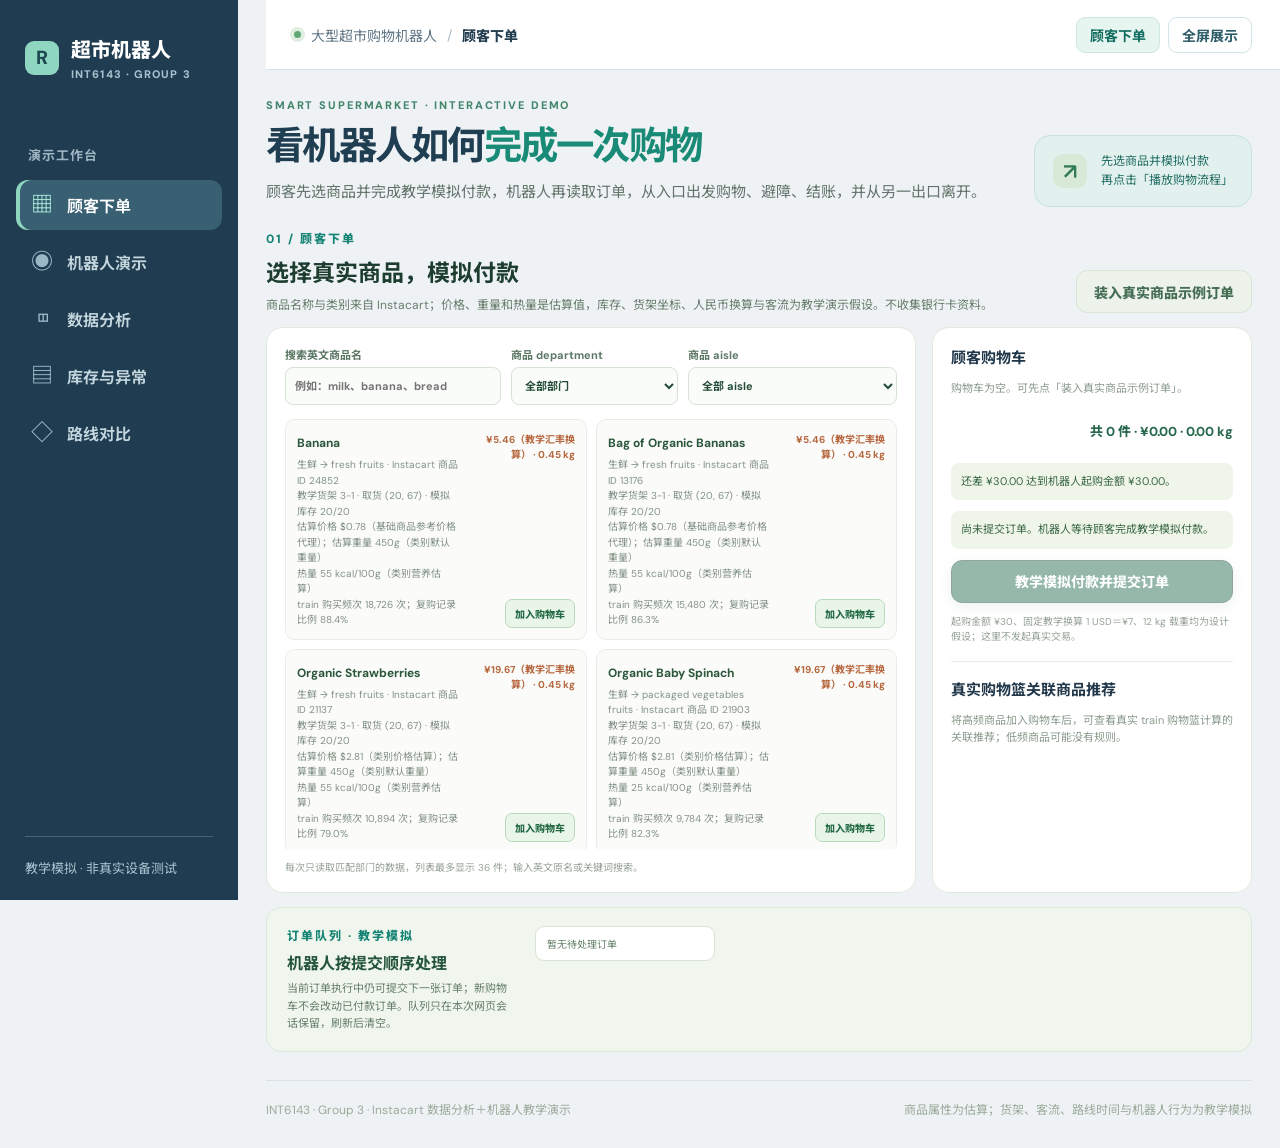
<file: index.html>
<!doctype html>
<html lang="zh-CN">
  <head>
    <meta charset="utf-8" />
    <script>
      // 教学演示展示至北京时间 2026-12-31 23:59:59。
      if (Date.now() >= Date.parse('2026-12-31T16:00:00Z')) {
        window.location.replace('./expired.html');
      }
      if (location.protocol === 'file:') {
        addEventListener('DOMContentLoaded', () => {
          const catalogue = document.getElementById('catalogue');
          if (catalogue) catalogue.innerHTML = '<p class="empty-note">请不要直接双击 index.html：浏览器会拦截本地商品数据。请双击同一文件夹中的「打开超市演示.command」，或 <a href="https://joe-8899.github.io/int6143-supermarket-robot/">打开在线演示</a>。</p>';
        });
      }
    </script>
    <meta name="viewport" content="width=device-width, initial-scale=1" />
    <meta name="theme-color" content="#f5f4ee" />
    <meta name="description" content="INT6143 Group 3：真实 Instacart 订单数据分析与超市购物机器人教学演示。" />
    <title>INT6143 Smart Supermarket Robot · Data Mining & Intelligent Navigation System</title>
    <link rel="stylesheet" href="./style.css" />
    <link rel="stylesheet" href="./ui.css" />
    <link rel="icon" href="./favicon.svg" type="image/svg+xml" />
    <script type="importmap">{"imports":{"three":"./vendor/three.module.js","three/addons/controls/OrbitControls.js":"./vendor/OrbitControls.js"}}</script>
    <script defer src="./layout.js"></script>
    <script type="module" src="./app.js?v=20261122-dynamic"></script>
  </head>
  <body>
    <div class="app-shell">
      <aside class="app-navigation" aria-label="演示导航">
        <div class="navigation-brand"><span class="brand-mark" aria-hidden="true">R</span><span>超市机器人<small>INT6143 · GROUP 3</small></span></div>
        <p class="navigation-label">演示工作台</p>
        <nav class="view-navigation" aria-label="主要页面">
          <button type="button" data-view="order"><span aria-hidden="true">▦</span>顾客下单</button>
          <button type="button" data-view="robot"><span aria-hidden="true">◉</span>机器人演示</button>
          <button type="button" data-view="data"><span aria-hidden="true">◫</span>数据分析</button>
          <button type="button" data-view="operations"><span aria-hidden="true">▤</span>库存与异常</button>
          <button type="button" data-view="comparison"><span aria-hidden="true">◇</span>路线对比</button>
        </nav>
        <div class="navigation-foot">教学模拟 · 非真实设备测试</div>
      </aside>
      <header class="masthead">
        <div class="header-location"><span class="status-dot"></span><span>大型超市购物机器人</span><span class="header-divider">/</span><strong id="activeViewTitle">机器人演示</strong></div>
        <div class="masthead-right"><button id="headerOrderBtn" class="header-action" type="button">顾客下单</button><button id="fullscreenBtn" class="header-action" type="button">全屏展示</button></div>
      </header>

      <main id="appMain">
        <section class="intro" aria-labelledby="page-title">
          <div>
            <p class="eyebrow">SMART SUPERMARKET · INTERACTIVE DEMO</p>
            <h1 id="page-title">看机器人如何<span>完成一次购物</span></h1>
            <p class="intro-copy">顾客先选商品并完成教学模拟付款，机器人再读取订单，从入口出发购物、避障、结账，并从另一出口离开。</p>
          </div>
          <div class="intro-note"><span class="intro-note-icon">↗</span><span>先选商品并模拟付款<br />再点击「播放购物流程」</span></div>
        </section>

        <section class="order-section" aria-labelledby="order-title">
          <div class="order-head"><div><p class="section-kicker">01 / 顾客下单</p><h2 id="order-title">选择真实商品，模拟付款</h2><p>商品名称与类别来自 Instacart；价格、重量和热量是估算值，库存、货架坐标、人民币换算与客流为教学演示假设。不收集银行卡资料。</p></div><button id="demoOrderBtn" class="secondary-btn" type="button">装入真实商品示例订单</button></div>
          <div class="order-grid"><div class="order-panel"><div class="catalog-filters"><label>搜索英文商品名<input id="productSearch" type="search" placeholder="例如：milk、banana、bread" /></label><label>商品 department<select id="categoryFilter"></select></label><label>商品 aisle<select id="subcategoryFilter"></select></label></div><div id="catalogue" class="catalogue"></div><p class="assumption">每次只读取匹配部门的数据，列表最多显示 36 件；输入英文原名或关键词搜索。</p></div>
          <div class="order-panel cart-panel"><h3>顾客购物车</h3><div id="cartList"></div><div id="cartSummary" class="cart-summary"></div><p id="minimumNotice" class="order-message" role="status"></p><p id="orderMessage" class="order-message" role="status">尚未提交订单。机器人等待顾客完成教学模拟付款。</p><button id="submitOrderBtn" type="button" class="primary-btn order-submit">教学模拟付款并提交订单</button><p class="assumption">起购金额 ¥30、固定教学换算 1 USD＝¥7、12 kg 载重均为设计假设；这里不发起真实交易。</p><div class="recommend-box"><h3>真实购物篮关联商品推荐</h3><div id="recommendations"></div></div></div></div>
          <div class="queue-panel"><div><p class="section-kicker">订单队列 · 教学模拟</p><h3>机器人按提交顺序处理</h3><p>当前订单执行中仍可提交下一张订单；新购物车不会改动已付款订单。队列只在本次网页会话保留，刷新后清空。</p></div><ol id="orderQueue" aria-live="polite"></ol></div>
        </section>

        <section class="inventory-panel" aria-label="库存预警与人工补货"><div><p class="section-kicker">库存管理 · 教学模拟</p><h2>低于 10% 自动预警，员工确认补货</h2><p>每种商品货架容量假设为 20 件；库存 1 件是 5%，0 件提前提示缺货。系统发出提醒，员工点击后才更新库存。</p></div><div id="inventoryAlerts" class="inventory-alerts" aria-live="polite"></div></section>

        <section id="researchDashboard" class="research-dashboard" aria-label="真实数据分析仪表盘"><p>正在读取真实数据分析结果…</p></section>
        <section class="analytics-grid" aria-label="数据与教学模拟"><div class="info-card"><p class="section-kicker">02 / 分时段客流模拟</p><h2>哪个货架附近更拥挤？</h2><label class="time-select">选择工作日时段 <select id="timeSlot"></select></label><p id="crowdSummary" class="card-subcopy"></p><div id="crowdTable" class="crowd-table"></div><p class="assumption">热力颜色与人数由 18 个货架教学样本计算，同步显示在 3D 场景。Instacart 订单时段不能当作真实店内客流。</p></div><div class="info-card"><p class="section-kicker">03 / 共购与陈列</p><h2>真实购物篮关联分析</h2><p id="miningMethod" class="card-subcopy"></p><div id="ruleTable" class="rule-table"></div><h3>相邻陈列建议</h3><div id="shelfSuggestions"></div></div></section>

        <section class="workspace" aria-label="机器人购物演示">
          <div class="map-column">
            <div class="panel-head">
              <div><p class="section-kicker">04 / 3D 超市场景</p><h2>购物路线实时演示</h2></div>
              <div class="scenario-switch" role="group" aria-label="人流场景">
                <button id="normalBtn" type="button" class="scenario-btn" aria-pressed="true">普通人流</button>
                <button id="peakBtn" type="button" class="scenario-btn" aria-pressed="false">工作日高峰</button>
              </div>
            </div>

            <div class="map-card">
              <div class="map-topline"><span id="mapSituation">通道畅通，按最短安全路线行驶</span><span class="map-scale">立体场景 · 拖动旋转 · 滚轮缩放</span></div>
              <div class="map-frame">
                <div id="scene3d" class="scene-3d" role="img" aria-label="可旋转的三维超市，显示货架、行人、机器人与购物路线"></div>
                <div class="scene-controls"><span class="scene-badge">3D LIVE</span><span class="scene-hint">拖动旋转 · 滚轮缩放</span><button id="cameraResetBtn" type="button" aria-label="复位三维视角">复位视角</button></div>
                <svg id="storeMap" class="fallback-map" viewBox="-28 -22 1456 944" role="img" aria-label="超市货架与机器人购物路径地图" preserveAspectRatio="xMidYMid meet" aria-hidden="true">
                  <defs>
                    <pattern id="floorGrid" width="20" height="20" patternUnits="userSpaceOnUse"><path d="M 20 0 L 0 0 0 20" fill="none" stroke="#e9ede9" stroke-width="1" /></pattern>
                    <filter id="robotShadow" x="-100%" y="-100%" width="300%" height="300%"><feDropShadow dx="0" dy="3" stdDeviation="5" flood-color="#163248" flood-opacity=".25" /></filter>
                  </defs>
                  <rect x="0" y="0" width="1400" height="900" rx="18" class="store-floor" />
                  <rect x="0" y="0" width="1400" height="900" rx="18" fill="url(#floorGrid)" />
                  <g id="aisles"></g>
                  <g id="fixtures"></g>
                  <g id="shelves"></g>
                  <g id="comparisonRoute"></g>
                  <g id="plannedRoute"></g>
                  <g id="traveledRoute"></g>
                  <g id="crowd"></g>
                  <g id="movingPeople"></g>
                  <g id="destinations"></g>
                  <g id="robotLayer"></g>
                </svg>
              </div>
              <div class="map-legend" aria-label="地图图例">
                <span><i class="legend-line planned"></i>当前规划</span>
                <span><i class="legend-line original"></i>原计划</span>
                <span><i class="legend-line traveled"></i>已走路线</span>
                <span><i class="legend-dot person"></i>行人</span>
                <span><i class="legend-square"></i>货架</span>
              </div>
              <p id="routeReason" class="route-reason">付款后显示按订单计算的货架访问顺序和路径代价。</p>
            </div>

            <div class="control-bar">
              <div class="control-buttons">
                <button id="playBtn" class="primary-btn" type="button"><span aria-hidden="true">▶</span><span id="playLabel">播放购物流程</span></button>
                <button id="resetBtn" class="secondary-btn" type="button"><span aria-hidden="true">↺</span>重新开始</button>
              </div>
              <div class="control-progress"><div class="progress-caption"><span id="progressText">准备出发</span><span id="progressPercent">0%</span></div><div class="progress-track"><div id="progressFill"></div></div></div>
            </div>
          </div>

          <aside class="sidebar" aria-label="购物进度与状态">
            <div class="side-card current-card">
              <p class="section-kicker">05 / 当前任务</p>
              <div class="current-heading"><span class="robot-icon">●</span><div><p class="small-label">机器人正在</p><h2 id="currentAction">等待出发</h2></div></div>
              <p id="currentDetail" class="current-detail">请先在上方选择商品并完成教学模拟付款。</p>
              <div class="status-pills"><span id="nextTarget">下一站：等待订单</span><span id="motionStatus">状态：待机</span></div>
              <button id="safetyTestBtn" class="side-test-btn" type="button" aria-pressed="false">模拟全部通道封闭</button>
              <button id="suddenPersonBtn" class="side-test-btn light" type="button" aria-pressed="false">模拟行人突然靠近</button>
              <p class="assumption">独立安全层先减速或停车，再由 A* 规划；机器人宽度和制动距离尚未经过实物校准。</p>
              <div class="stockout-control"><label for="stockoutSelect">缺货演示：选择当前订单商品</label><select id="stockoutSelect"><option value="">不模拟缺货</option></select><p>机器人到货架后会暂停，等待顾客确认替代商品。</p></div>
              <div id="stockoutPanel" class="decision-panel" hidden><h3>缺货，请顾客确认</h3><p id="stockoutDetail"></p><div><button id="acceptSubBtn" type="button">同意替代</button><button id="skipSubBtn" type="button">不替代，跳过</button></div></div>
              <div id="assistPanel" class="decision-panel" hidden><h3>需员工协助取货</h3><p id="assistDetail"></p><button id="confirmAssistBtn" type="button">员工已核对商品并协助取货</button></div>
              <div id="handoffPanel" class="decision-panel" hidden><h3>出口取货交接</h3><p id="handoffDetail"></p><button id="handoffBtn" type="button">确认顾客已在出口取货</button></div>
            </div>

            <div class="side-card">
              <div class="card-title-row"><div><p class="section-kicker">06 / 已付款订单</p><h3 id="orderListHeading">等待顾客下单</h3></div><span class="basket-glyph" aria-hidden="true">▣</span></div>
              <ul class="shopping-list" id="shoppingList"></ul>
              <div class="load-label"><span>当前载重</span><strong id="loadText">0.0 / 12.0 kg</strong></div>
              <div class="load-track"><div id="loadFill"></div></div>
              <p class="assumption">载重上限与商品重量均为教学演示假设。</p>
              <button id="overloadBtn" class="side-test-btn light" type="button" aria-pressed="false">＋ 加入 3 箱 × 6 kg 饮料，测试超载</button>
              <p id="capacityWarning" class="capacity-warning" hidden>订单超过 12 kg，机器人无法出发。可取消当前待执行订单并重新下单。</p>
            </div>

            <div class="side-card timeline-card"><p class="section-kicker">07 / 购物流程</p><ol id="timeline" class="timeline"></ol></div>
          </aside>
        </section>

        <section class="lower-grid" aria-label="方法与对比">
          <div class="info-card explanation-card">
            <p class="section-kicker">08 / 数据如何改变路线</p><h2>识别 → 预测 → 规划 → 避让</h2>
            <div class="logic-steps">
              <div><span class="logic-number">01</span><h3>识别与分类</h3><p>把前方目标分为行人、购物车或固定货架；商品按货架定位后核对。</p></div>
              <div><span class="logic-number">02</span><h3>客流情景估计</h3><p>以时段和货架人数教学样本计算拥堵程度及通行时间；未训练真实预测模型。</p></div>
              <div><span class="logic-number">03</span><h3>路径规划</h3><p>动态规划选择货架访问顺序；每段 A* 综合距离、预计延误和安全风险选路，货架不可通行。</p></div>
              <div><span class="logic-number">04</span><h3>实时避让</h3><p>遇到行人先减速或停车；通道拥堵时改道，无安全路线时等待。</p></div>
            </div>
            <p class="concept-note">关联规则与 K-means 已用 Instacart 数据离线计算。客流、障碍物分类和通行时间仍是教学模拟，未训练真实传感器分类器或通行时间回归模型。A* 与 Held-Karp 使用订单及模拟环境规划路线；3D 动画不是实物实验。</p>
          </div>
          <div class="info-card comparison-card">
            <p class="section-kicker">09 / 改道指标对比</p><h2>原路线与新路线</h2>
            <p class="card-subcopy">以下为根据示意地图计算的教学演示值，非真实设备实验结果。</p>
            <table><thead><tr><th>指标</th><th>原路线（按当前客流评估）</th><th>新路线（当前场景）</th></tr></thead><tbody id="comparisonBody"></tbody></table>
            <div id="comparisonInsight" class="insight">高峰时，机器人会绕开拥堵通道，优先保证行人安全。</div>
          </div>
        </section>

        <section class="expert-grid" aria-label="专业验证与运营边界">
          <div class="info-card"><p class="section-kicker">10 / 可复核的路线对照</p><h2>同一订单，逐项加入信息</h2><p>固定当前订单、时段与人流，比较“仅距离”“距离＋通行时间”“距离＋时间＋风险”三种 A* 成本。仅距离是研究基线，可能不安全，机器人不会按它执行。</p><button id="benchmarkBtn" type="button" class="secondary-btn">计算当前订单对照</button><div id="benchmarkResult" class="expert-result" role="status">请先模拟付款，再点击计算。</div><p class="assumption">另外枚举四个工作日时段 × 两种人流，共 8 个固定教学场景；这不是随机重复实验。规则与聚类已由 Instacart 数据计算，但本对照只比较路径成本，没有做推荐或聚类的消融实验。</p></div>
          <div class="info-card"><p class="section-kicker">11 / 数据质量与漂移</p><h2>先检查样本，再谈预测</h2><p id="dataAudit" class="expert-result"></p><p id="driftAudit" class="expert-result"></p><p class="assumption">以 09:00 为教学基线；单个货架人数相差至少 3 人时提示重新采样。缺少真实通行时间、传感器标注与跨周测试集，因此没有训练回归或分类模型。</p></div>
          <div class="info-card"><p class="section-kicker">12 / 实物取货可行性</p><h2>商品能否由机器人取走？</h2><div id="pickupFeasibility" class="expert-result"></div><p>重箱、海鲜、肉类及冷冻商品在本演示中需要员工核对并协助取货；冷链商品须保持温控。网页没有抓手、条码枪或制冷设备，不能证明自主抓取能力。</p></div>
          <div class="info-card"><p class="section-kicker">13 / 故障演练</p><h2>意外发生时安全停车</h2><label class="time-select">选择教学故障 <select id="faultSelect"><option value="sensor">传感器暂时失效</option><option value="localization">定位丢失</option><option value="network">订单网络中断</option><option value="battery">电量不足</option><option value="wrongItem">商品核对不一致</option></select></label><div class="expert-actions"><button id="injectFaultBtn" type="button" class="secondary-btn">注入故障</button><button id="clearFaultBtn" type="button" class="secondary-btn">人工排查后恢复</button></div><p id="faultState" class="expert-result" role="status">当前无故障。</p><p>故障期间停止移动；人工排查并确认后才恢复。出口无人取货由现有交接步骤继续等待。</p></div>
          <div class="info-card"><p class="section-kicker">14 / 推荐效果待验证</p><h2>共购关联不等于增购效果</h2><p>当前推荐来自真实 Instacart train 购物篮的 Apriori 共购规则。实际效果仍需在获得授权后开展随机对照，比较加购、购买及退货率；同时检查冷链、食品与日化分隔。网页未开展顾客 A/B 实验，也没有真实销售提升数据。</p></div>
        </section>

        <section class="event-section" aria-labelledby="event-title"><div><p class="section-kicker">15 / 实时事件</p><h2 id="event-title">机器人决策记录</h2></div><ul id="eventLog" class="event-log" aria-live="polite"></ul></section>
      </main>

      <footer><span>INT6143 · Group 3 · Instacart 数据分析＋机器人教学演示</span><span>商品属性为估算；货架、客流、路线时间与机器人行为为教学模拟</span></footer>
    </div>
  </body>
</html>
</file>
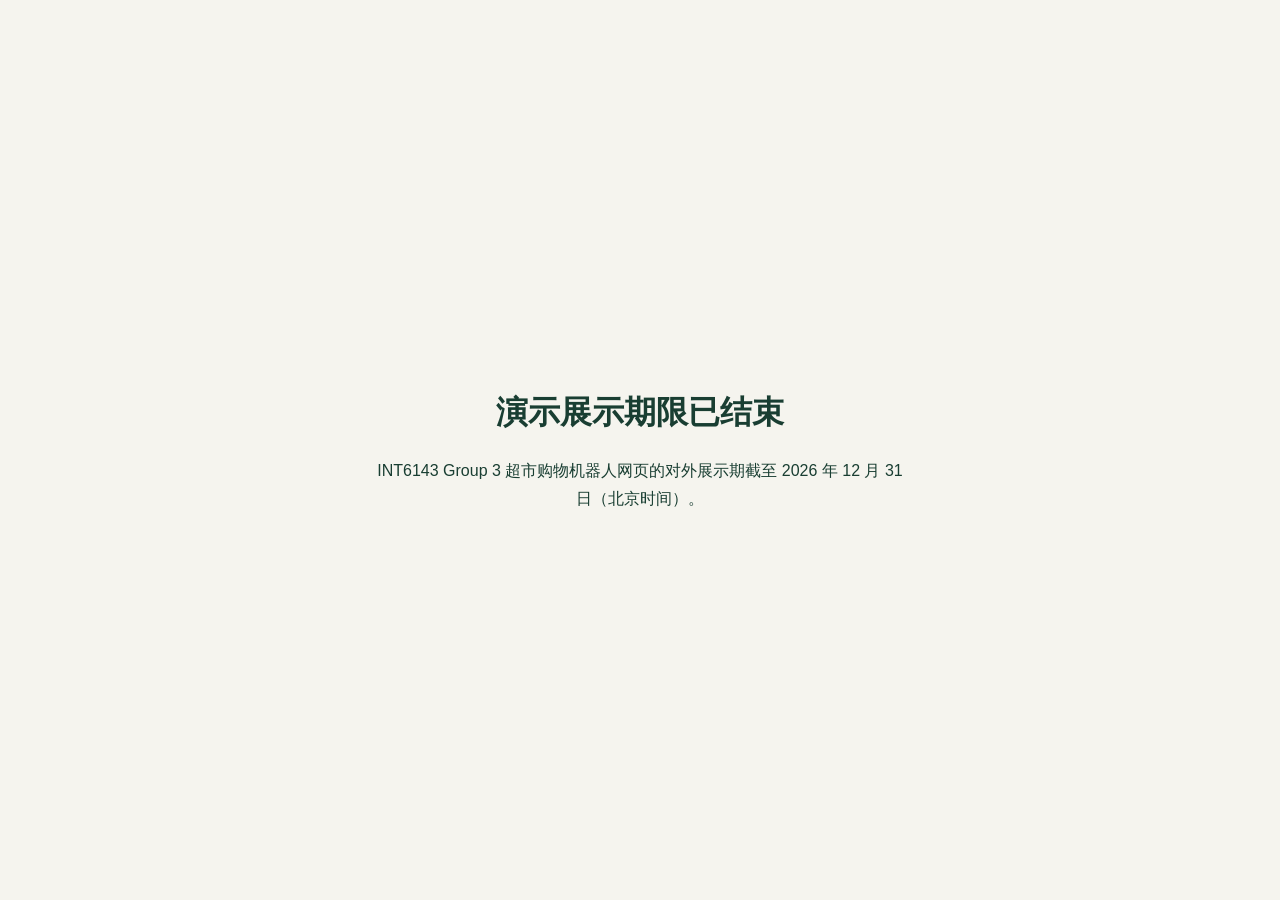
<file: expired.html>
<!doctype html>
<html lang="zh-CN"><head><meta charset="utf-8"><meta name="viewport" content="width=device-width,initial-scale=1"><title>展示期限已结束 · INT6143</title><style>body{margin:0;min-height:100vh;display:grid;place-items:center;background:#f5f4ee;color:#193e32;font-family:-apple-system,BlinkMacSystemFont,"PingFang SC",sans-serif}main{max-width:34rem;padding:2rem;text-align:center}h1{font-size:2rem}p{line-height:1.8}</style></head><body><main><h1>演示展示期限已结束</h1><p>INT6143 Group 3 超市购物机器人网页的对外展示期截至 2026 年 12 月 31 日（北京时间）。</p></main></body></html>
</file>
<file: style.css>
/* 网页外观：颜色、排版，以及电脑和手机上的布局。 */
@import url('https://fonts.googleapis.com/css2?family=DM+Sans:wght@400;500;600;700&family=Noto+Sans+SC:wght@400;500;600;700;800&display=swap');

:root{font-family:"DM Sans","Noto Sans SC",sans-serif;color:#183329;background:#f5f4ee;font-synthesis:none}*{box-sizing:border-box}body{margin:0}button{font:inherit;cursor:pointer}button:focus-visible{outline:3px solid #faad48;outline-offset:3px}.app-shell{max-width:1480px;margin:auto;padding:0 34px}.masthead{height:74px;display:flex;align-items:center;justify-content:space-between;border-bottom:1px solid #dfe5dc}.brand{display:flex;align-items:center;gap:11px;font-size:14px;font-weight:800;letter-spacing:.035em}.brand-mark{width:31px;height:31px;border-radius:9px;background:#153d31;color:#fff;display:grid;place-items:center;font-size:19px;transform:rotate(-6deg)}.brand-light{font-weight:500;color:#78877b}.masthead-right{font-size:12px;color:#63786c;display:flex;align-items:center;gap:8px}.status-dot{width:7px;height:7px;background:#62a875;border-radius:50%;box-shadow:0 0 0 4px #e0eee2}.intro{display:flex;align-items:end;justify-content:space-between;gap:30px;padding:38px 0 32px}.eyebrow,.section-kicker{margin:0;color:#43856a;font-size:11px;font-weight:800;letter-spacing:.17em}.eyebrow{margin-bottom:12px}.intro h1{margin:0;color:#173a2c;font-size:clamp(35px,4vw,55px);line-height:1.18;letter-spacing:-.045em}.intro h1 span{color:#d76b3e}.intro-copy{margin:16px 0 0;max-width:740px;color:#627369;line-height:1.85;font-size:15px}.intro-note{display:flex;align-items:center;gap:14px;min-width:216px;padding:16px 18px;border:1px solid #dfe7da;background:#edf2e9;border-radius:16px;color:#4f6658;line-height:1.6;font-size:12px}.intro-note-icon{width:34px;height:34px;display:grid;place-items:center;border-radius:10px;background:#d9e9d8;color:#327956;font-size:22px;font-weight:600}.workspace{display:grid;grid-template-columns:minmax(0,1.7fr) minmax(305px,.65fr);gap:18px}.map-column,.sidebar{min-width:0}.panel-head{min-height:79px;display:flex;align-items:center;justify-content:space-between;gap:14px}.panel-head h2,.info-card h2,.event-section h2{margin:7px 0 0;font-size:22px;line-height:1.3;color:#1d3d30;letter-spacing:-.025em}.scenario-switch{display:flex;gap:4px;padding:4px;border-radius:12px;background:#e9ede4;border:1px solid #dde6dc}.scenario-btn{border:0;background:transparent;color:#6e8072;border-radius:9px;padding:9px 14px;font-size:12px;font-weight:700;white-space:nowrap}.scenario-btn[aria-pressed="true"]{background:#fff;color:#225d43;box-shadow:0 2px 7px #12291d1a}.map-card,.side-card,.info-card,.event-section{background:#fff;border:1px solid #e4e9df;border-radius:19px;box-shadow:0 6px 24px #344b3a09}.map-card{overflow:hidden}.map-topline{display:flex;justify-content:space-between;gap:12px;padding:13px 20px;color:#3e7254;font-size:12px;font-weight:700;border-bottom:1px solid #ebeee8}.map-scale{color:#8b9a8d;font-weight:500}.map-frame{padding:17px 18px 10px;background:#fafbf8}.map-frame svg{display:block;width:100%;height:auto;max-height:610px}.store-floor{fill:#edf2ed;stroke:#d5e1d6;stroke-width:2}.aisle-line{stroke:#d4ded4;stroke-width:58;stroke-linecap:round;opacity:.55}.shelf-rect{fill:#d9e5d4;stroke:#acc7a9;stroke-width:2}.shelf-shadow{fill:#bdd2b7;opacity:.55}.shelf-caption{fill:#355d43;font-size:17px;font-weight:800;letter-spacing:.04em;text-anchor:middle}.shelf-code{fill:#729077;font-size:11px;font-weight:700;text-anchor:middle}.shelf-icon{fill:#79a57f;font-size:25px;text-anchor:middle}.crowd-person{fill:#dc8657;stroke:#fff;stroke-width:4}.crowd-cart{fill:#ca8a6d;stroke:#fff;stroke-width:3}.crowd-halo{fill:#e9a980;opacity:.19}.crowd-zone{fill:#e99a6b;opacity:.2;stroke:#db7b4d;stroke-width:2;stroke-dasharray:8 7}.planned-path{fill:none;stroke:#21765f;stroke-width:10;stroke-linecap:round;stroke-linejoin:round}.comparison-path{fill:none;stroke:#d89c79;stroke-width:7;stroke-dasharray:13 11;stroke-linecap:round;stroke-linejoin:round;opacity:.86}.traveled-path{fill:none;stroke:#e9ad41;stroke-width:11;stroke-linecap:round;stroke-linejoin:round}.route-point{fill:#fff;stroke:#1a7559;stroke-width:4}.destination-circle{fill:#fff;stroke:#2c7a59;stroke-width:4}.destination-done{fill:#2f8b65;stroke:#fff}.destination-label{fill:#2c553d;font-size:12px;font-weight:800;text-anchor:middle}.destination-caption{fill:#718779;font-size:10px;text-anchor:middle}.robot-ring{fill:#dcece2;opacity:.85}.robot-body{fill:#163f32;stroke:#fff;stroke-width:5;filter:url(#robotShadow)}.robot-eye{fill:#fff}.robot-arrow{fill:#a8edba}.gate{fill:#183d31;stroke:#fff;stroke-width:2}.gate-label{fill:#fff;font-size:11px;font-weight:800;text-anchor:middle}.map-legend{display:flex;align-items:center;flex-wrap:wrap;gap:18px;padding:12px 19px;border-top:1px solid #ebeee8;color:#6e8175;font-size:11px}.map-legend span{display:inline-flex;align-items:center;gap:7px}.legend-line{display:inline-block;width:24px;border-top:4px solid;border-radius:10px}.legend-line.planned{border-color:#21765f}.legend-line.original{border-color:#d89c79;border-top-style:dashed}.legend-line.traveled{border-color:#e9ad41}.legend-dot{width:10px;height:10px;border-radius:50%}.legend-dot.person{background:#dc8657}.legend-square{width:13px;height:10px;background:#d9e5d4;border:1px solid #acc7a9;border-radius:2px}.control-bar{min-height:89px;display:flex;align-items:center;justify-content:space-between;gap:24px}.control-buttons{display:flex;gap:9px;flex-shrink:0}.primary-btn,.secondary-btn{height:43px;border-radius:11px;padding:0 17px;display:inline-flex;align-items:center;justify-content:center;gap:9px;font-size:12px;font-weight:800}.primary-btn{border:1px solid #184733;color:white;background:#236c50;box-shadow:0 4px 12px #1b674826}.primary-btn:hover{background:#174c38}.secondary-btn{color:#456d54;background:#edf2ea;border:1px solid #d8e5d7}.secondary-btn:hover{background:#e2ebdf}.control-progress{flex:1;min-width:100px;max-width:320px}.progress-caption{display:flex;justify-content:space-between;color:#64776b;font-size:11px;margin-bottom:8px}.progress-track,.load-track{height:7px;background:#dce6dc;border-radius:20px;overflow:hidden}.progress-track>div,.load-track>div{height:100%;width:0;background:#d9a247;border-radius:20px;transition:width .18s}.sidebar{display:flex;flex-direction:column;gap:13px;padding-top:79px}.side-card{padding:19px 20px}.current-card{background:#1a4435;color:#fff;border-color:#1a4435;box-shadow:0 10px 20px #1b443629}.current-card .section-kicker{color:#9cddaf}.current-heading{display:flex;align-items:center;gap:12px;margin-top:15px}.robot-icon{width:44px;height:44px;border:2px solid #92caa4;background:#2d6c4e;box-shadow:inset 0 0 0 7px #1a4435;display:grid;place-items:center;border-radius:15px;color:#b8e3c3;font-size:18px}.small-label{margin:0;font-size:11px;color:#abc9b4}.current-heading h2{margin:2px 0 0;font-size:21px}.current-detail{margin:15px 0 16px;color:#c0d8c6;font-size:12px;line-height:1.7;min-height:40px}.status-pills{display:flex;flex-wrap:wrap;gap:6px}.status-pills span{display:inline-block;padding:6px 9px;border:1px solid #3f7655;border-radius:8px;background:#2a5a43;color:#d2e9d8;font-size:10px}.card-title-row{display:flex;justify-content:space-between;align-items:center}.side-card h3{font-size:17px;margin:7px 0 0}.basket-glyph{font-size:22px;color:#cbb473}.shopping-list{list-style:none;margin:17px 0 16px;padding:0}.shopping-list li{display:flex;align-items:center;gap:10px;padding:8px 0;border-bottom:1px solid #edf0ea}.item-check{width:19px;height:19px;border-radius:50%;border:1.5px solid #becdbd;display:grid;place-items:center;flex-shrink:0;color:#fff;font-size:12px}.is-bought .item-check{background:#3d926c;border-color:#3d926c}.item-name{font-size:12px;font-weight:700;flex:1}.is-bought .item-name{color:#7f9487}.item-meta{font-size:11px;color:#8ca090}.load-label{display:flex;justify-content:space-between;font-size:11px;color:#748779}.load-label strong{font-size:12px;color:#2d6047}.load-track{margin-top:9px}.load-track>div{background:#75ac7e}.assumption{font-size:10px;color:#96a397;margin:10px 0 0}.timeline-card{flex:1}.timeline{list-style:none;margin:14px 0 0;padding:0}.timeline li{position:relative;padding:0 0 11px 27px;color:#8b9d8e;font-size:11px;line-height:1.45}.timeline li:not(:last-child):before{content:"";position:absolute;left:7px;top:17px;bottom:-1px;border-left:1px solid #d8e4d7}.timeline li:after{content:"";position:absolute;top:3px;left:1px;width:12px;height:12px;border-radius:50%;background:#f8faf7;border:2px solid #c6d6c6}.timeline li.is-active{color:#1f664a;font-weight:800}.timeline li.is-active:after{background:#2e8b65;border-color:#2e8b65;box-shadow:0 0 0 4px #e3f0e5}.timeline li.is-done{color:#466d53}.timeline li.is-done:after{background:#81b68b;border-color:#81b68b}.lower-grid{display:grid;grid-template-columns:1.25fr 1fr;gap:18px;margin-top:21px}.info-card{padding:24px}.logic-steps{display:grid;grid-template-columns:repeat(4,1fr);gap:15px;margin-top:25px}.logic-steps>div{padding:14px 12px 11px;border-radius:12px;background:#f6f8f3;border:1px solid #e9efe5}.logic-number{font-size:11px;font-weight:800;color:#3f9768}.logic-steps h3{margin:12px 0 6px;font-size:13px}.logic-steps p{margin:0;color:#708171;font-size:11px;line-height:1.65}.concept-note{margin:18px 0 0;padding:10px 13px;background:#eff5ec;border-left:3px solid #75a976;color:#426448;font-size:11px;line-height:1.6}.card-subcopy{margin:10px 0 16px;color:#7f8e82;font-size:11px;line-height:1.6}.comparison-card table{border-collapse:collapse;width:100%;font-size:11px}.comparison-card th{text-align:left;color:#829285;font-weight:600;background:#f8faf6;padding:10px 9px}.comparison-card td{padding:11px 9px;border-bottom:1px solid #edf0ea;color:#4b6253}.comparison-card td:nth-child(3){color:#b86941;font-weight:700}.insight{background:#fff3e8;color:#9a633f;border-radius:9px;padding:11px 13px;margin-top:15px;font-size:11px;line-height:1.6}.event-section{margin:20px 0 28px;padding:23px 24px;display:grid;grid-template-columns:260px 1fr;gap:24px}.event-log{list-style:none;margin:0;padding:0;display:grid;grid-template-columns:repeat(2,1fr);gap:7px 16px}.event-log li{font-size:11px;line-height:1.5;color:#64796a;display:flex;gap:10px;padding:8px 0;border-bottom:1px solid #edf0e9}.event-log li:first-child{color:#276e4c;font-weight:700}.event-time{color:#9cae9e;font-size:10px;min-width:34px}footer{display:flex;justify-content:space-between;gap:15px;border-top:1px solid #e2e8df;padding:19px 0 30px;color:#9baa9b;font-size:11px}
@media(max-width:1150px){.workspace{grid-template-columns:minmax(0,1fr) 310px}.logic-steps{grid-template-columns:repeat(2,1fr)}}
@media(max-width:900px){.app-shell{padding:0 22px}.workspace,.lower-grid{grid-template-columns:1fr}.sidebar{display:grid;grid-template-columns:1fr 1fr;padding-top:0}.timeline-card{grid-column:1/-1}.timeline{display:grid;grid-template-columns:repeat(4,1fr);gap:10px}.timeline li{padding-bottom:4px}.timeline li:before{display:none}.event-section{grid-template-columns:1fr}}
@media(max-width:640px){.app-shell{padding:0 14px}.masthead{height:61px}.masthead-right{font-size:10px}.brand{font-size:12px}.intro{padding:29px 3px 22px;display:block}.intro h1{font-size:36px}.intro-copy{font-size:13px}.intro-note{display:none}.panel-head{align-items:start;flex-direction:column;padding-bottom:12px}.panel-head h2{font-size:19px}.scenario-switch{width:100%}.scenario-btn{flex:1}.map-topline{padding:11px 13px;font-size:10px}.map-scale{display:none}.map-frame{padding:4px}.map-frame svg{min-height:310px}.map-legend{padding:9px 11px;gap:8px 11px;font-size:9px}.legend-line{width:16px}.control-bar{display:block;padding:13px 0 18px}.control-buttons{width:100%}.primary-btn{flex:1}.control-progress{max-width:none;margin-top:15px}.sidebar{display:flex}.side-card{padding:18px}.timeline{display:block}.timeline li:before{display:block}.lower-grid{margin-top:17px;gap:13px}.info-card{padding:19px}.logic-steps{gap:8px;margin-top:17px}.logic-steps>div{padding:11px}.logic-steps h3{font-size:12px}.logic-steps p{font-size:10px}.event-section{padding:18px}.event-log{grid-template-columns:1fr}footer{font-size:9px}}
@media(prefers-reduced-motion:reduce){*{scroll-behavior:auto!important;transition:none!important;animation:none!important}}
.side-test-btn{margin-top:16px;border:1px solid #57846b;background:#255941;color:#d3e7d8;border-radius:8px;padding:8px 10px;font-size:10px;font-weight:700}.side-test-btn:hover{background:#327456}.side-test-btn[aria-pressed="true"]{background:#b76749;color:#fff;border-color:#b76749}.side-test-btn.light{background:#f6f8f3;color:#53765c;border-color:#dfe8dd;margin-top:10px}.side-test-btn.light[aria-pressed="true"]{background:#fff0e8;color:#b05d3c;border-color:#e8b89e}.capacity-warning{color:#b05133;background:#fff1e9;padding:9px;border-radius:7px;font-size:10px;line-height:1.5;margin:8px 0 0}
.map-frame{position:relative;padding:0;background:#e9eee8}.scene-3d{width:100%;height:550px;overflow:hidden;background:radial-gradient(circle at 48% 38%,#f1f7f0,#dbe7de);touch-action:none}.scene-3d canvas{display:block;width:100%;height:100%}.fallback-map{display:none!important}.map-frame.is-fallback .scene-3d{display:none}.map-frame.is-fallback .fallback-map{display:block!important}.map-frame.is-fallback .scene-controls{display:none}.scene-controls{position:absolute;left:16px;right:16px;top:15px;display:flex;align-items:center;gap:9px;pointer-events:none}.scene-badge,.scene-hint,.scene-controls button{background:#ffffffd9;border:1px solid #ffffffaa;box-shadow:0 3px 12px #1a42241c;backdrop-filter:blur(8px);border-radius:8px}.scene-badge{padding:7px 9px;color:#196344;font-size:10px;font-weight:900;letter-spacing:.12em}.scene-hint{padding:7px 9px;color:#617568;font-size:10px}.scene-controls button{margin-left:auto;pointer-events:auto;color:#2d6c4b;padding:7px 10px;font-size:10px;font-weight:800}.scene-controls button:hover{background:#fff}.map-topline{position:relative;z-index:1}
@media(max-width:900px){.scene-3d{height:500px}}
@media(max-width:640px){.scene-3d{height:390px}.scene-controls{left:8px;right:8px;top:8px;gap:5px}.scene-badge,.scene-hint,.scene-controls button{padding:5px 6px;font-size:8px}.scene-hint{font-size:8px}.map-scale{display:inline;font-size:9px}}
/* 顾客下单、分时段客流与共购分析 */
.order-section{margin:0 0 28px}.order-head{display:flex;align-items:end;justify-content:space-between;gap:20px;margin-bottom:14px}.order-head h2,.analytics-grid h2{margin:7px 0;font-size:23px;color:#1d3d30}.order-head p:not(.section-kicker){margin:4px 0 0;color:#687d6d;font-size:12px}.order-grid{display:grid;grid-template-columns:minmax(0,1.5fr) minmax(320px,.7fr);gap:16px}.order-panel{background:#fff;border:1px solid #e4e9df;border-radius:17px;padding:18px;min-width:0}.catalog-filters{display:grid;grid-template-columns:1.3fr 1fr 1fr;gap:10px;margin-bottom:14px}.catalog-filters label,.time-select{display:flex;flex-direction:column;gap:5px;font-size:11px;color:#5c7865;font-weight:700}.catalog-filters input,.catalog-filters select,.time-select select{height:38px;border:1px solid #d7e3d5;background:#fafcf9;color:#234b36;border-radius:8px;padding:0 9px;font:inherit;min-width:0}.catalogue{max-height:430px;overflow:auto;display:grid;grid-template-columns:repeat(2,minmax(0,1fr));gap:9px}.product-card{display:flex;justify-content:space-between;gap:10px;border:1px solid #e7eee5;background:#fbfcfa;border-radius:10px;padding:11px;min-width:0}.product-card b,.cart-line b,.recommend-item b{font-size:12px;color:#2b563b}.product-card small,.cart-line small,.recommend-item small{display:block;color:#829184;font-size:10px;line-height:1.55;margin-top:5px}.product-buy{display:flex;flex-direction:column;align-items:end;justify-content:space-between;min-width:105px;text-align:right;gap:8px}.product-buy span{font-size:10px;color:#b6673f;font-weight:700}.product-buy button,.recommend-item button{border:1px solid #b9d9bc;background:#eaf5e9;color:#236a45;border-radius:7px;padding:6px 9px;font-size:10px;font-weight:800}.cart-panel h3,.analytics-grid h3{font-size:15px;margin:0 0 12px}.cart-line,.recommend-item{display:flex;justify-content:space-between;align-items:center;gap:8px;padding:9px 0;border-bottom:1px solid #edf1ea}.cart-line button{width:26px;height:26px;margin-left:4px;border:1px solid #d6e4d3;background:#f4f8f2;border-radius:6px;color:#2b704d;font-weight:800}.cart-summary{font-size:13px;font-weight:800;color:#28684c;text-align:right;padding:12px 0}.order-message{padding:10px;border-radius:8px;background:#eff5e9;color:#3b6846;font-size:11px;line-height:1.6}.order-submit{width:100%}.order-submit:disabled{opacity:.48;cursor:not-allowed}.recommend-box{margin-top:18px;padding-top:16px;border-top:1px solid #e7eee5}.empty-note{font-size:11px;color:#8b9b8d;line-height:1.6}.analytics-grid{display:grid;grid-template-columns:1fr 1fr;gap:18px;margin-bottom:28px}.analytics-grid .info-card{min-width:0}.time-select{max-width:210px;margin:14px 0}.crowd-table{display:grid;grid-template-columns:repeat(6,minmax(0,1fr));gap:5px}.crowd-cell{padding:7px 4px;text-align:center;border-radius:7px;min-width:0}.crowd-cell b,.crowd-cell small{display:block;white-space:nowrap;overflow:hidden;text-overflow:ellipsis}.crowd-cell b{font-size:10px}.crowd-cell small{font-size:9px;margin-top:3px}.crowd-cell.cool{background:#e9f4e7;color:#3d7050}.crowd-cell.warm{background:#fff0ce;color:#97691f}.crowd-cell.hot{background:#ffe0d3;color:#a44832}.rule-row{display:flex;justify-content:space-between;gap:8px;border-bottom:1px solid #e8eee7;padding:7px 0;font-size:11px}.rule-row small{color:#687f6c}.analytics-grid ul{margin:8px 0 0;padding-left:18px;color:#687b6e;font-size:11px;line-height:1.6}.analytics-grid li{margin-bottom:6px}
@media(max-width:1050px){.order-grid,.analytics-grid{grid-template-columns:1fr}.catalogue{max-height:360px}}
@media(max-width:640px){.order-head{align-items:start;flex-direction:column}.order-head h2,.analytics-grid h2{font-size:20px}.order-head .secondary-btn{width:100%}.order-panel{padding:13px}.catalog-filters{grid-template-columns:1fr 1fr}.catalog-filters label:first-child{grid-column:1/-1}.catalogue{grid-template-columns:1fr;max-height:365px}.crowd-table{grid-template-columns:repeat(3,minmax(0,1fr))}.rule-row{display:block}.rule-row small{display:block;margin-top:3px}.product-card{padding:10px}}
/* 排队、缺货确认与出口交接 */
.inventory-panel{display:grid;grid-template-columns:1fr 1fr;gap:20px;margin:0 0 26px;padding:20px 24px;background:#fff9ed;border:1px solid #efd4a6;border-radius:17px}.inventory-panel h2{margin:7px 0;font-size:20px;color:#6a4b23}.inventory-panel p{font-size:11px;line-height:1.6;color:#826947}.inventory-alerts{display:grid;gap:8px;align-content:center}.inventory-alert{display:flex;align-items:center;justify-content:space-between;gap:12px;padding:10px;background:#fff;border:1px solid #f0dfc3;border-radius:8px;color:#754c26;font-size:11px}.inventory-alert button{border:0;border-radius:6px;background:#a96837;color:#fff;padding:7px 9px;font-size:10px;cursor:pointer}@media(max-width:640px){.inventory-panel{grid-template-columns:1fr;padding:15px}.inventory-alert{align-items:flex-start;flex-direction:column}}
.fixture-wall{fill:#8eb3c4;stroke:#638eaa;stroke-width:2}.fixture-promo{fill:#eeaeaa;stroke:#c98682;stroke-width:2}.fixture-impulse{fill:#f5d985;stroke:#d9b557;stroke-width:2}.fixture-label{text-anchor:middle;font-size:11px;font-weight:800;fill:#315667}
.queue-panel{display:grid;grid-template-columns:230px 1fr;gap:18px;margin-top:14px;padding:18px 20px;border:1px solid #dce8da;border-radius:15px;background:#f0f6ed}.queue-panel h3{margin:6px 0;font-size:16px;color:#24543a}.queue-panel p:not(.section-kicker){margin:0;color:#667e6b;font-size:11px;line-height:1.6}.queue-panel ol{display:flex;flex-wrap:wrap;align-content:start;gap:8px;list-style:none;padding:0;margin:0}.queue-panel li{display:flex;flex-direction:column;gap:4px;min-width:180px;padding:9px 11px;border:1px solid #d6e4d1;border-radius:9px;background:#fff;font-size:10px;color:#65816a}.queue-panel li b{font-size:11px;color:#315f44}.queue-panel li button{align-self:start;border:0;background:transparent;color:#a6553d;padding:2px 0;font-size:10px;text-decoration:underline}.queue-panel .queue-done{background:#e4efe1;min-width:auto}.stockout-control{margin-top:15px;padding-top:13px;border-top:1px solid #47745c}.stockout-control label{display:block;color:#d2e8d5;font-size:11px;font-weight:700;margin-bottom:6px}.stockout-control select{width:100%;min-height:34px;padding:5px 8px;border:1px solid #8cab90;border-radius:7px;background:#fff;color:#27533a;font-size:11px}.stockout-control p{font-size:10px;color:#b8d1be;line-height:1.5;margin:6px 0 0}.decision-panel{margin-top:13px;padding:13px;border:1px solid #e9ba8d;border-radius:10px;background:#fff6ea;color:#583e2a}.decision-panel[hidden]{display:none}.decision-panel h3{margin:0 0 6px;font-size:13px;color:#8d512c}.decision-panel p{margin:0 0 10px;font-size:11px;line-height:1.6}.decision-panel>div{display:flex;flex-wrap:wrap;gap:6px}.decision-panel button{padding:7px 9px;border-radius:7px;border:1px solid #c88f66;background:#fff;color:#8a4d29;font-size:10px;font-weight:700}.decision-panel button:first-child,#handoffBtn{background:#2d7651;border-color:#2d7651;color:#fff}.decision-panel button:disabled{opacity:.45;cursor:not-allowed}
@media(max-width:900px){.queue-panel{grid-template-columns:1fr}}
@media(max-width:640px){.queue-panel{padding:14px}.queue-panel li{min-width:0;width:100%}}
.expert-grid{display:grid;grid-template-columns:repeat(2,minmax(0,1fr));gap:18px;margin:26px 0}.expert-grid .info-card{min-width:0}.expert-grid h2{font-size:20px}.expert-grid p,.expert-result{font-size:13px;line-height:1.7}.expert-grid .assumption{font-size:11px}.expert-grid button{margin-top:10px}.expert-result{margin:12px 0 0;padding:10px 12px;background:#f1f6f1;border:1px solid #d9e8d9;border-radius:9px;color:#365941;overflow-x:auto}.expert-result table{width:100%;border-collapse:collapse;font-size:12px}.expert-result th,.expert-result td{padding:6px 8px;border-bottom:1px solid #d6e3d8;text-align:left;white-space:nowrap}.expert-result ul{margin:0;padding-left:18px}.expert-actions{display:flex;flex-wrap:wrap;gap:8px}.expert-actions button{margin-top:8px}.side-card #suddenPersonBtn{margin-top:8px}.side-card .assumption{line-height:1.5}@media(max-width:760px){.expert-grid{grid-template-columns:1fr}.expert-grid .info-card{padding:18px}.expert-result{font-size:12px}}
</file>
<file: ui.css>
/* 五个任务页面共用原有功能节点。 */
[hidden]{display:none!important}
body{background:#eef2f4;color:#21374a}
.app-shell{max-width:none;min-height:100vh;margin:0;padding:0 28px 0 0;display:grid;grid-template-columns:238px minmax(0,1fr);grid-template-rows:70px minmax(0,1fr) auto;column-gap:28px}
.app-navigation{grid-column:1;grid-row:1/4;position:sticky;top:0;height:100vh;background:#203c50;color:#fff;padding:30px 16px 22px;display:flex;flex-direction:column;z-index:10}
.navigation-brand{display:flex;align-items:center;gap:12px;padding:4px 9px 32px;font-size:20px;font-weight:800;white-space:nowrap}
.navigation-brand .brand-mark{background:#8ed6bf;color:#1d4652;transform:none;flex:0 0 34px;width:34px;height:34px}
.navigation-brand small{display:block;margin-top:4px;color:#a7c2ce;font-size:11px;letter-spacing:.1em}
.navigation-label{margin:32px 12px 16px;color:#9db4c2;font-size:13px;font-weight:700;letter-spacing:.08em}
.view-navigation{display:grid;gap:7px}
.view-navigation button{width:100%;display:flex;align-items:center;gap:13px;text-align:left;border:0;border-radius:12px;background:transparent;color:#c4d7df;padding:13px 14px;font-size:16px;font-weight:650}
.view-navigation button>span{font-size:22px;line-height:1;width:24px;text-align:center;color:#9ab7c6}
.view-navigation button:hover{background:#2c5165;color:#fff}
.view-navigation button.is-active{background:#385f72;color:#fff;box-shadow:inset 4px 0 0 #8ed6bf}
.view-navigation button.is-active>span{color:#a7e4d5}
.navigation-foot{margin:auto 9px 0;padding-top:22px;border-top:1px solid #496476;color:#a7c2ce;font-size:13px;line-height:1.5}
.masthead{grid-column:2;grid-row:1;height:70px;border-bottom:1px solid #d9e2e7;background:#fff;margin-right:-28px;padding:0 28px;position:sticky;top:0;z-index:9}
.header-location{display:flex;align-items:center;gap:10px;min-width:0;font-size:14px;color:#5f7585;white-space:nowrap}
.header-location strong{color:#233e50;font-weight:800}
.header-divider{color:#aebcc4}
.masthead-right{gap:8px}
.header-action{border:1px solid #d4e3e9;background:#fff;color:#2c5c68;border-radius:9px;min-height:36px;padding:0 13px;font-size:14px;font-weight:700}
.header-action:hover{background:#e9f4f2}
#headerOrderBtn{background:#e6f5ef;border-color:#cee8df;color:#146d61}
main{grid-column:2;grid-row:2;min-width:0;padding:20px 0 28px}
.view-panel{min-width:0;max-width:1700px;margin:auto}
.view-heading{display:flex;align-items:end;justify-content:space-between;gap:20px;margin:5px 0 20px}
.view-heading h1{margin:7px 0 5px;font-size:clamp(27px,2.8vw,38px);line-height:1.2;color:#203e52}
.view-heading p:last-child{margin:0;color:#637988;font-size:15px;line-height:1.6}
.view-heading .secondary-btn{flex:none}
.section-kicker{font-size:12px;color:#168475}
.intro{padding:8px 0 22px}
.intro h1{font-size:clamp(30px,3vw,44px);color:#203e52}
.intro h1 span{color:#188a75}
.intro-copy{font-size:15px;margin-top:10px}
.intro-note{background:#e2f1ed;border-color:#c7e3db;color:#246e65}
.order-section{margin-bottom:0}
.workspace{grid-template-columns:minmax(0,1fr) minmax(290px,315px);gap:16px;align-items:start}
.workspace .panel-head{min-height:58px;align-items:center}
.workspace .panel-head h2{font-size:20px}
.map-card,.side-card,.info-card,.event-section{background:#fff;border:1px solid #dbe5e9;border-radius:16px;box-shadow:0 5px 18px #233f4f0b}
.map-topline{font-size:14px;padding:12px 16px}
.map-scale{font-size:12px}
.scene-3d{height:min(58vh,620px);min-height:440px}
.sidebar{padding-top:0;max-height:calc(100vh - 180px);min-height:590px;overflow-y:auto;overscroll-behavior:contain;padding-right:3px}
.sidebar .current-card{background:#244d50;border-color:#244d50}
.sidebar .side-card{flex:none}
.sidebar .small-label,.sidebar .status-pills span,.sidebar .stockout-control label,.sidebar .load-label{font-size:13px}
.sidebar .current-detail,.sidebar .item-name{font-size:14px}
.sidebar .side-test-btn,.sidebar .stockout-control p,.sidebar .assumption{font-size:12px}
.sidebar .shopping-list li{line-height:1.5}
.control-bar{min-height:72px}
.primary-btn,.secondary-btn{font-size:14px}
.map-legend{font-size:12px}
.route-reason{margin:0;padding:12px 16px;border-top:1px solid #e8eef0;color:#3b6171;background:#f8fbfa;font-size:13px;line-height:1.6}
.event-section{margin-top:14px;margin-bottom:0;padding:16px 20px;grid-template-columns:190px 1fr}
.event-section h2{font-size:19px;margin:6px 0 0}
.event-log{max-height:122px;overflow:auto}
.event-log li{font-size:12px}
#view-data>.info-card,#view-operations>.info-card,#view-comparison>.info-card{margin-top:16px}
#view-data>.explanation-card{margin-top:16px}
#view-operations>.inventory-panel{margin-bottom:16px}
#view-comparison>.comparison-card{margin-top:0}
#view-comparison .comparison-card table{font-size:14px}
#view-comparison .comparison-card th,#view-comparison .comparison-card td{padding:14px}
#view-data .analytics-grid{margin-bottom:0}
footer{grid-column:2;grid-row:3;margin:0;border-color:#d9e2e7;font-size:12px}
@media(max-width:1100px){
  .app-shell{grid-template-columns:204px minmax(0,1fr);column-gap:20px;padding-right:20px}
  .app-navigation{padding-inline:12px}
  .navigation-brand{font-size:17px}
  .masthead{margin-right:-20px;padding:0 20px}
  .workspace{grid-template-columns:minmax(0,1fr)}
  .sidebar{display:grid;grid-template-columns:repeat(2,minmax(0,1fr));max-height:none;min-height:0;overflow:visible}
  .timeline-card{grid-column:1/-1}
  .scene-3d{height:500px;min-height:0}
}
@media(max-width:760px){
  .app-shell{display:block;padding:0 0 78px}
  .app-navigation{position:fixed;top:auto;bottom:0;left:0;right:0;height:72px;padding:0;background:#203c50;box-shadow:0 -4px 18px #112d3a30}
  .navigation-brand,.navigation-label,.navigation-foot{display:none}
  .view-navigation{height:100%;display:grid;grid-template-columns:repeat(5,minmax(0,1fr));gap:0}
  .view-navigation button{display:flex;flex-direction:column;justify-content:center;gap:2px;text-align:center;align-items:center;border-radius:0;padding:5px 1px;font-size:12px;white-space:nowrap}
  .view-navigation button>span{width:auto;font-size:22px}
  .view-navigation button.is-active{box-shadow:inset 0 4px 0 #8ed6bf}
  .masthead{height:58px;margin:0;padding:0 14px}
  .header-location{font-size:12px;gap:6px}
  .header-location>span:nth-child(2){display:none}
  .masthead-right{gap:5px}
  .header-action{font-size:12px;padding:0 8px;min-height:32px}
  main{padding:14px 13px 20px}
  .view-heading{align-items:start;margin:2px 0 15px;gap:8px}
  .view-heading h1{font-size:26px}
  .view-heading p:last-child{font-size:13px}
  .view-heading .secondary-btn{height:34px;padding:0 8px;font-size:12px}
  .intro{padding:4px 0 18px}
  .intro h1{font-size:30px}
  .workspace .panel-head{align-items:start}
  .scene-3d{height:440px;min-height:0}
  .sidebar{display:flex;max-height:none}
  .event-section{grid-template-columns:1fr}
  .event-log{max-height:180px}
  .analytics-grid{grid-template-columns:1fr}
  footer{display:none}
}
@media(max-width:430px){
  .view-navigation button{font-size:11px}
  .scene-3d{height:410px}
  .map-topline{font-size:12px}
  .map-scale{display:none}
  .map-legend{font-size:10px}
}
/* Instacart 离线分析结果：与现有教学演示沿用同一套卡片视觉。 */
.research-dashboard{display:grid;gap:20px}
.research-hero{display:flex;justify-content:space-between;gap:20px;align-items:flex-start;background:#203e54;color:#fff;border-radius:22px;padding:28px}
.research-hero h2{margin:4px 0 8px;font-size:clamp(24px,3vw,36px)}
.research-hero p{max-width:800px;line-height:1.65}
.research-hero .section-kicker{color:#85d2c5}
.research-badge{white-space:nowrap;background:#2c5a65;border-radius:99px;padding:8px 14px;font-size:13px}
.research-stats{display:grid;grid-template-columns:repeat(5,minmax(0,1fr));gap:12px}
.research-stats>div{background:#fff;border:1px solid #dbe4e6;border-radius:16px;padding:18px;display:grid;gap:6px}
.research-stats b{color:#183b50;font-size:clamp(19px,2vw,28px)}
.research-stats span{color:#667b86;font-size:13px}
.research-grid{display:grid;grid-template-columns:repeat(2,minmax(0,1fr));gap:18px}
.research-dashboard .info-card{min-width:0}
.research-bars{display:grid;gap:5px;margin:10px 0 18px}
.research-bar{display:grid;grid-template-columns:74px 1fr 68px;gap:8px;align-items:center;font-size:11px}
.research-bar div{height:7px;background:#e9f0f0;border-radius:99px;overflow:hidden}
.research-bar i{display:block;height:100%;background:#20a49c;border-radius:99px}
.research-bar b{text-align:right;font-size:11px}
.research-controls{display:flex;gap:12px;flex-wrap:wrap;margin:12px 0}
.research-controls label{display:grid;gap:4px;font-size:13px}
.research-controls input{max-width:140px;border:1px solid #cbd9dc;border-radius:8px;padding:8px;background:#fff}
.research-list{padding-left:22px;line-height:1.8;font-size:13px}
.rule-network{display:grid;gap:6px;margin-top:15px}
.rule-network svg{display:block;width:100%;height:auto;background:#f7faf9;border:1px solid #dce8e8;border-radius:12px}
.rule-network div{display:flex;align-items:center;gap:8px;font-size:12px;border:1px solid #e0e8e8;border-radius:8px;padding:7px}
.rule-network span{min-width:0;overflow:hidden;text-overflow:ellipsis;white-space:nowrap}
.rule-network i{color:#168d88;font-style:normal;flex:none}
.cluster-plot{position:relative;height:210px;border:1px solid #dce7e8;border-radius:12px;background:linear-gradient(90deg,transparent 49.8%,#e7eeee 50%,transparent 50.2%),linear-gradient(0deg,transparent 49.8%,#e7eeee 50%,transparent 50.2%);overflow:hidden;margin:15px 0}
.cluster-plot i{position:absolute;width:5px;height:5px;border-radius:50%;opacity:.6}
.cluster-card{display:grid;gap:4px;border-top:1px solid #e4ebeb;padding:10px 0;font-size:12px}
.cluster-card small{font-size:12px;color:#657984}
.quality-grid{display:grid;grid-template-columns:repeat(2,minmax(0,1fr));gap:14px}
.quality-grid>div{border:1px solid #e1e9e9;border-radius:12px;padding:14px}
.quality-grid p{margin:6px 0 0}
.quality-steps{margin-top:16px;border-top:1px solid #dce7e8;padding-top:14px}
.quality-steps summary{cursor:pointer;color:#166c71;font-weight:700}
.quality-steps ol{line-height:1.7;padding-left:22px}
.quality-steps li{margin:7px 0}
@media(max-width:900px){.research-stats{grid-template-columns:repeat(3,minmax(0,1fr))}.research-grid{grid-template-columns:1fr}}
@media(max-width:600px){.research-hero{display:block;padding:20px}.research-badge{display:inline-block;margin-top:10px}.research-stats{grid-template-columns:repeat(2,minmax(0,1fr))}.quality-grid{grid-template-columns:1fr}.research-bar{grid-template-columns:64px 1fr 55px}}
</file>
